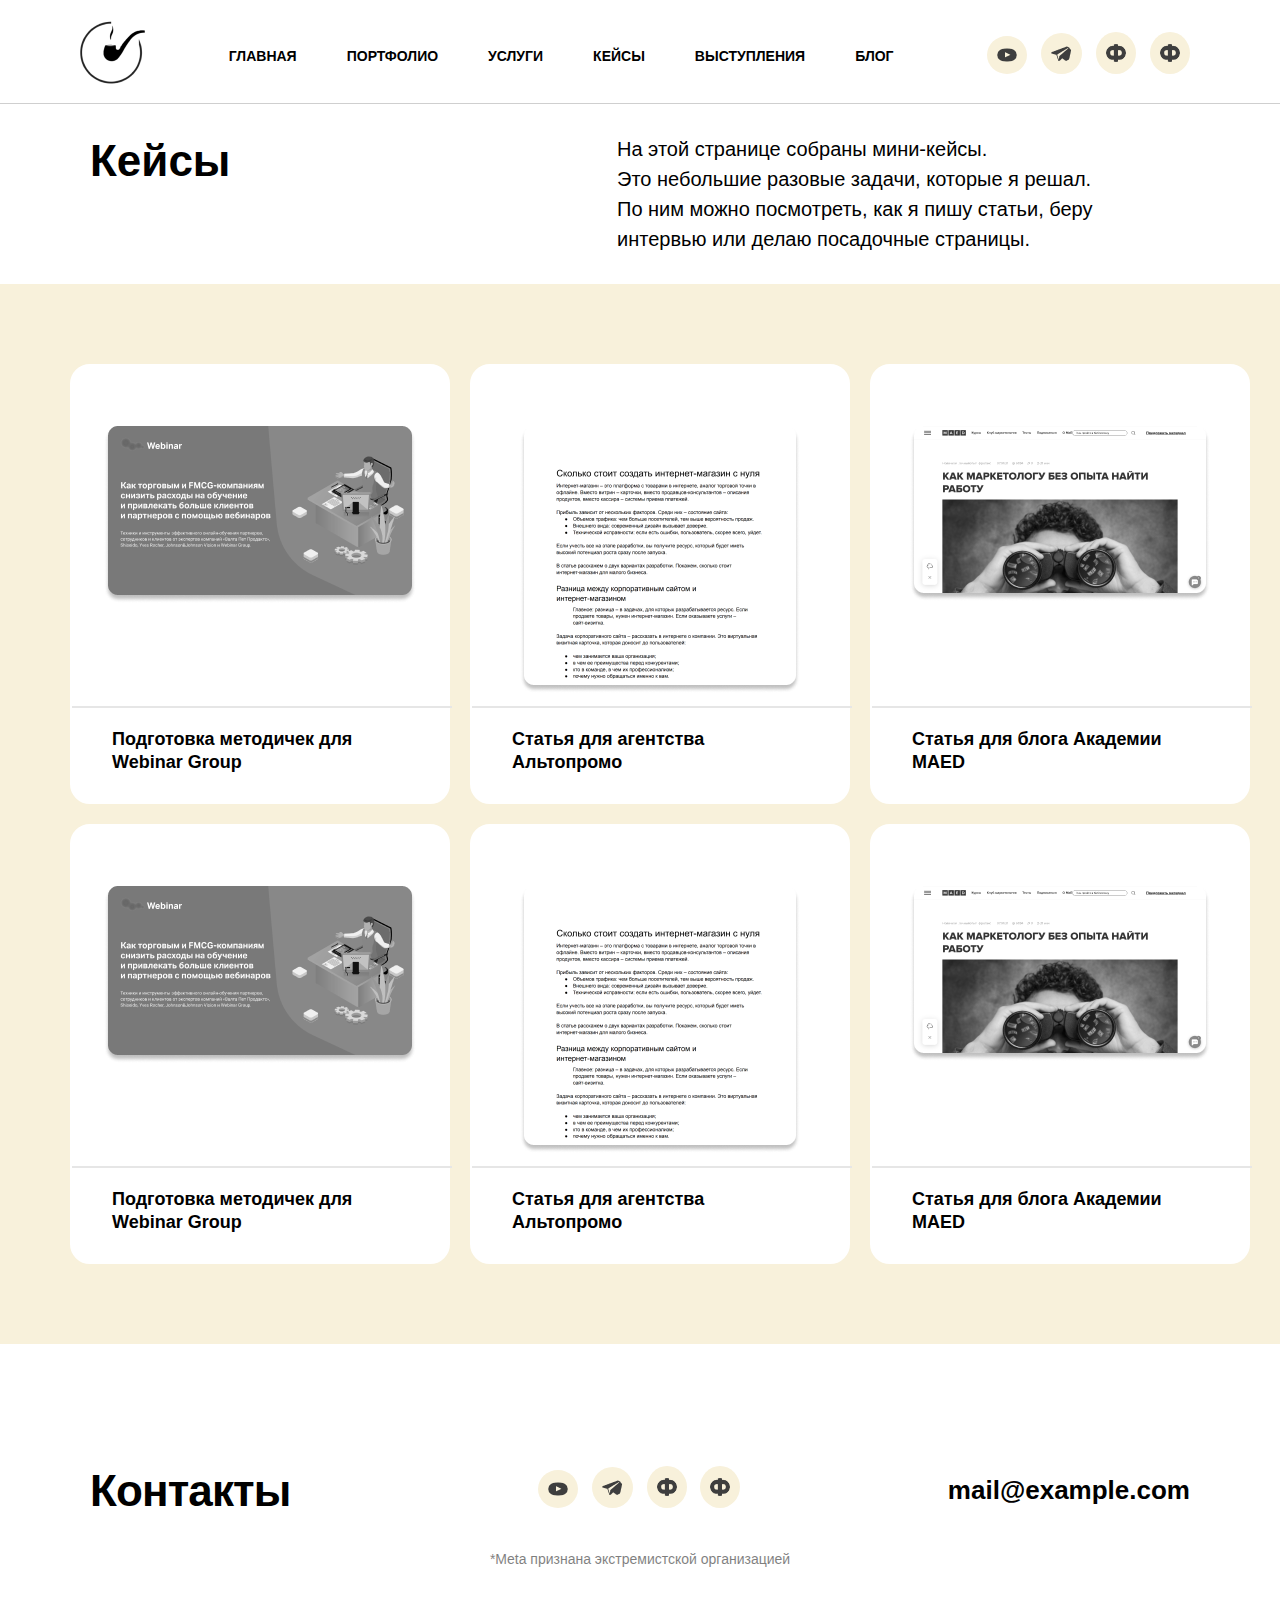
<file: index_case.html>
<!DOCTYPE html>
<html lang="en">
<head>
	<meta charset="UTF-8">
	<meta name="viewport" content="width=device-width, initial-scale=1.0">
	<link rel="stylesheet" href="css/style_port.css">
	<title>Denis Davydov KM</title>
</head>
<body>
	
	<header class="header_main">
		<div class="container1">
			<div class="header_main_block">
				<div class="header_main_block_logo">
					<a class="header_main_block_logo_link" href="index.html">
						<img src="img/logo.png" alt="">
					</a>
				</div>
				<div class="header_main_block_menu">
					<div class="header_main_block_menu_item">
						<a href="index.html" class="link">ГЛАВНАЯ</a>
					</div>
					<div class="header_main_block_menu_item">
						<a href="index_port.html" class="link">ПОРТФОЛИО</a>
					</div>
					<div class="header_main_block_menu_item">
						<a href="index_serv.html" class="link">УСЛУГИ</a>
					</div>
					<div class="header_main_block_menu_item">
						<a href="" class="link">КЕЙСЫ</a>
					</div>
					<div class="header_main_block_menu_item">
						<a href="index_perf.html" class="link">ВЫСТУПЛЕНИЯ</a>
					</div>
					<div class="header_main_block_menu_item">
						<a href="index_blog.html" class="link">БЛОГ</a>
					</div>
				</div>
				<div class="header_main_block_social">
					<div class="header_main_block_social_img">
						<a href="" class="header_main_block_social_img_link">
							<img src="img/youtube.png" alt="">
						</a>
						<a href="" class="header_main_block_social_img_link">
							<img src="img/telegramm.png" alt="">
						</a>
						<a href="" class="header_main_block_social_img_link">
							<img src="img/f.png" alt="">
						</a>
						<a href="" class="header_main_block_social_img_link">
							<img src="img/f.png" alt="">
						</a>
					</div>
				</div>
			</div>
		</div>
	</header>


	<section class="port_main_section">
		<div class="container2">
			<div class="port_main">
				<div class="port_main_title">
					<span>Кейсы</span>
				</div>
				<div class="port_main_txt">
					На этой странице собраны мини-кейсы.</br>Это небольшие разовые задачи, которые я решал.</br>По ним можно посмотреть, как я пишу статьи, беру интервью или делаю посадочные страницы.
				</div>
			</div>
		</div>
	</section>

	<section class="port_cards_section">
		<div class="container">
			<div class="port_cards_section_block">
				<article class="cards_block_article">
					<div class="cards_block_pic">
						<a href="#"><img src="img/pic1.png" alt=""></a>
					</div>
					<div class="cards_block_line">
						<div class="line"></div>
					</div>
					<a class="cards_block_txt_in" href="index_case_in.html">
						<div class="cards_block_txt">
							<span>Подготовка методичек для Webinar Group</span>
						</div>
					</a>
				</article>
			
				<article class="cards_block_article">
					<div class="cards_block_pic">
						<a href="#"><img src="img/pic2.png" alt=""></a>
					</div>
					<div class="cards_block_line">
						<div class="line"></div>
					</div>
					<div class="cards_block_txt">
						<span>Статья для агентства Альтопромо</span>
					</div>
				</article>
				<article class="cards_block_article">
					<div class="cards_block_pic">
						<a href="#"><img src="img/pic3.png" alt=""></a>
					</div>
					<div class="cards_block_line">
						<div class="line"></div>
					</div>
					<div class="cards_block_txt">
						<span>Статья для блога Академии MAED</span>
					</div>
				</article>
			</div> 
			<div class="port_cards_section_block">
				<article class="cards_block_article">
					<div class="cards_block_pic">
						<a href="#"><img src="img/pic1.png" alt=""></a>
					</div>
					<div class="cards_block_line">
						<div class="line"></div>
					</div>
					<div class="cards_block_txt">
						<span>Подготовка методичек для Webinar Group</span>
					</div>
				</article>
				<article class="cards_block_article">
					<div class="cards_block_pic">
						<a href="#"><img src="img/pic2.png" alt=""></a>
					</div>
					<div class="cards_block_line">
						<div class="line"></div>
					</div>
					<div class="cards_block_txt">
						<span>Статья для агентства Альтопромо</span>
					</div>
				</article>
				<article class="cards_block_article">
					<div class="cards_block_pic">
						<a href="#"><img src="img/pic3.png" alt=""></a>
					</div>
					<div class="cards_block_line">
						<div class="line"></div>
					</div>
					<div class="cards_block_txt">
						<span>Статья для блога Академии MAED</span>
					</div>
				</article>
			</div>
		</div>
	</section>


	 <section class="footer">
 		<div class="container1">
 			<div class="footer_block">

 				<div class="footer_block_item">
 					<h1 class="title">Контакты</h1>
 				</div>
 				<div class="footer_block_item">
 					<div class="footer_block_item_links">
 						<a class="f_link" href="#">
 							<img src="img/youtube.png" alt="">
 						</a>
 						<a class="f_link" href="#">
 							<img src="img/telegramm.png" alt="">
 						</a>
 						<a class="f_link" href="#">
 							<img src="img/f.png" alt="">
 						</a>
 						<a class="f_link" href="#">
 							<img src="img/f.png" alt="">
 						</a>
 					</div>
 				</div>
 				<div class="footer_block_item">
 					<div class="footer_block_item_mail">
 						<a class="mail" href="#">mail@example.com</a>
 					</div>
 				</div>
 			</div>
 			 <p class="meta">*Meta признана экстремистской организацией</p>
 		</div>
 	</section>



</body>
</html>
</file>
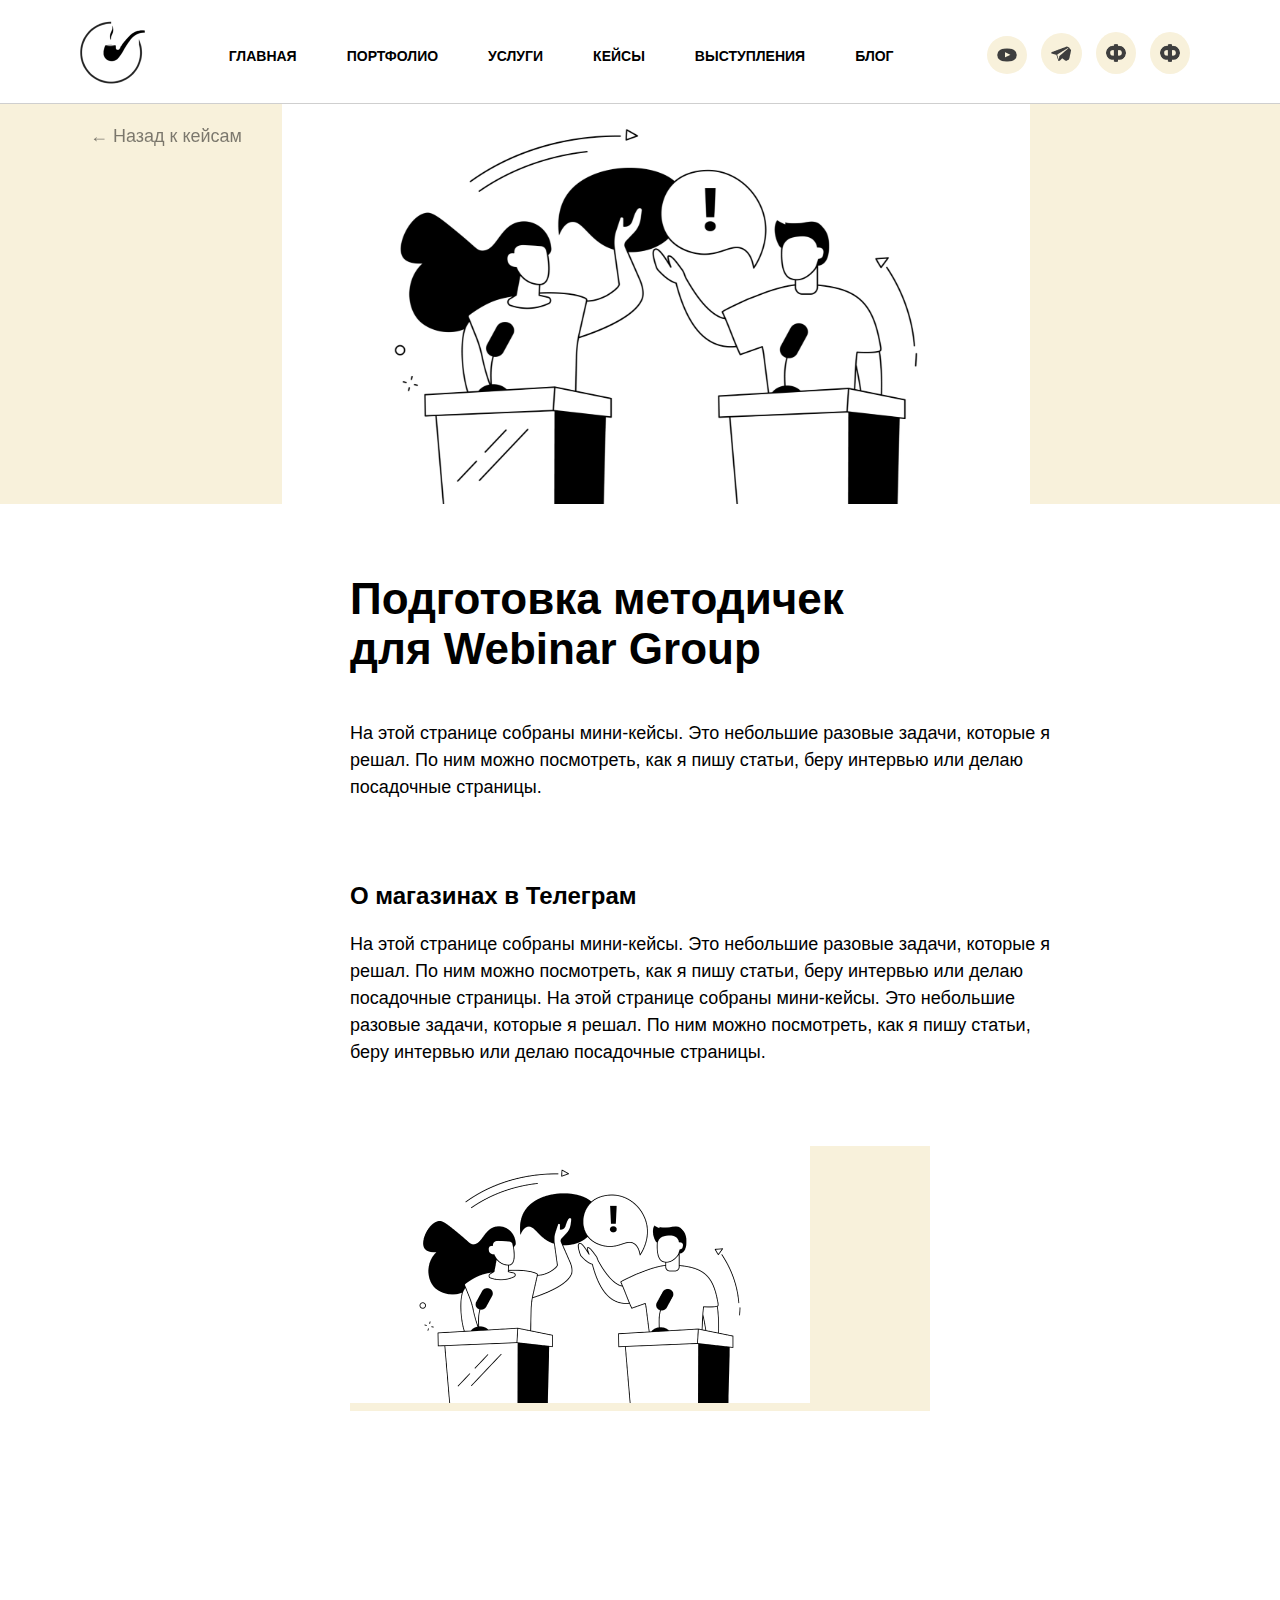
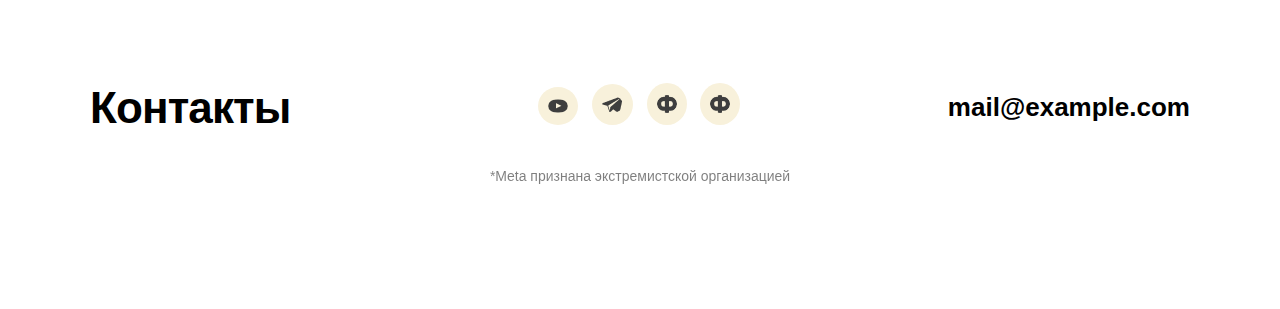
<file: index_case_in.html>
<!DOCTYPE html>
<html lang="en">
<head>
	<meta charset="UTF-8">
	<meta name="viewport" content="width=device-width, initial-scale=1.0">
	<link rel="stylesheet" href="css/style_case_in.css">
	<title>Denis Davydov KM</title>
</head>
<body>
	
	<header class="header_main">
		<div class="container1">
			<div class="header_main_block">
				<div class="header_main_block_logo">
					<a class="header_main_block_logo_link" href="index.html">
						<img src="img/logo.png" alt="">
					</a>
				</div>
				<div class="header_main_block_menu">
					<div class="header_main_block_menu_item">
						<a href="index.html" class="link">ГЛАВНАЯ</a>
					</div>
					<div class="header_main_block_menu_item">
						<a href="index_port.html" class="link">ПОРТФОЛИО</a>
					</div>
					<div class="header_main_block_menu_item">
						<a href="index_serv.html" class="link">УСЛУГИ</a>
					</div>
					<div class="header_main_block_menu_item">
						<a href="index_case.html" class="link">КЕЙСЫ</a>
					</div>
					<div class="header_main_block_menu_item">
						<a href="index_perf.html" class="link">ВЫСТУПЛЕНИЯ</a>
					</div>
					<div class="header_main_block_menu_item">
						<a href="index_blog.html" class="link">БЛОГ</a>
					</div>
				</div>
				<div class="header_main_block_social">
					<div class="header_main_block_social_img">
						<a href="" class="header_main_block_social_img_link">
							<img src="img/youtube.png" alt="">
						</a>
						<a href="" class="header_main_block_social_img_link">
							<img src="img/telegramm.png" alt="">
						</a>
						<a href="" class="header_main_block_social_img_link">
							<img src="img/f.png" alt="">
						</a>
						<a href="" class="header_main_block_social_img_link">
							<img src="img/f.png" alt="">
						</a>
					</div>
				</div>
			</div>
		</div>
	</header>

	<section class="case_main_pic">
		<div class="container_">
			<div class="case_main_pic_in">
				<div class="case_main_pic_item">
					<a class="case_phrase" href="index_case.html">
						<span class="phrase">← Назад к кейсам</span>
					</a>
				</div>
				<div class="case_main_pic_item1">
					<img class="case_main_img" src="img/case_pic2.svg" alt="">
				</div>
			</div>
		</div>
	</section>

	<section class="case_methods">
		<div class="container">
			<div class="case_methods_item">
				<h1 class="methods_title">Подготовка методичек для Webinar Group</h1>	
				<span class="methods_txt">На этой странице собраны мини-кейсы. Это небольшие разовые задачи, которые я решал. По ним можно посмотреть, как я пишу статьи, беру интервью или делаю посадочные страницы.</span>
			</div>
			<div class="case_methods_item">
				<h3 class="tlgrm_title">О магазинах в Телеграм</h3>
				<span class="tlgrm_txt">На этой странице собраны мини-кейсы. Это небольшие разовые задачи, которые я решал. По ним можно посмотреть, как я пишу статьи, беру интервью или делаю посадочные страницы. На этой странице собраны мини-кейсы. Это небольшие разовые задачи, которые я решал. По ним можно посмотреть, как я пишу статьи, беру интервью или делаю посадочные страницы.</span>
			</div>
			<div class="case_methods_item2">
				<img class="metods_picture" src="img/bwink.png" alt="">
			</div>
			<div class="case_methods_item">	 
			</div>
			<div class="case_methods_item">
			</div>
			<div class="case_methods_item">		 
			</div>
		</div>
	</section>













	<section class="footer">
 		<div class="container1">
 			<div class="footer_block">

 				<div class="footer_block_item">
 					<h1 class="title">Контакты</h1>
 				</div>
 				<div class="footer_block_item">
 					<div class="footer_block_item_links">
 						<a class="f_link" href="#">
 							<img src="img/youtube.png" alt="">
 						</a>
 						<a class="f_link" href="#">
 							<img src="img/telegramm.png" alt="">
 						</a>
 						<a class="f_link" href="#">
 							<img src="img/f.png" alt="">
 						</a>
 						<a class="f_link" href="#">
 							<img src="img/f.png" alt="">
 						</a>
 					</div>
 				</div>
 				<div class="footer_block_item">
 					<div class="footer_block_item_mail">
 						<a class="mail" href="#">mail@example.com</a>
 					</div>
 				</div>
 			</div>
 			 <p class="meta">*Meta признана экстремистской организацией</p>
 		</div>
 	</section>


</body>
</html>
</file>
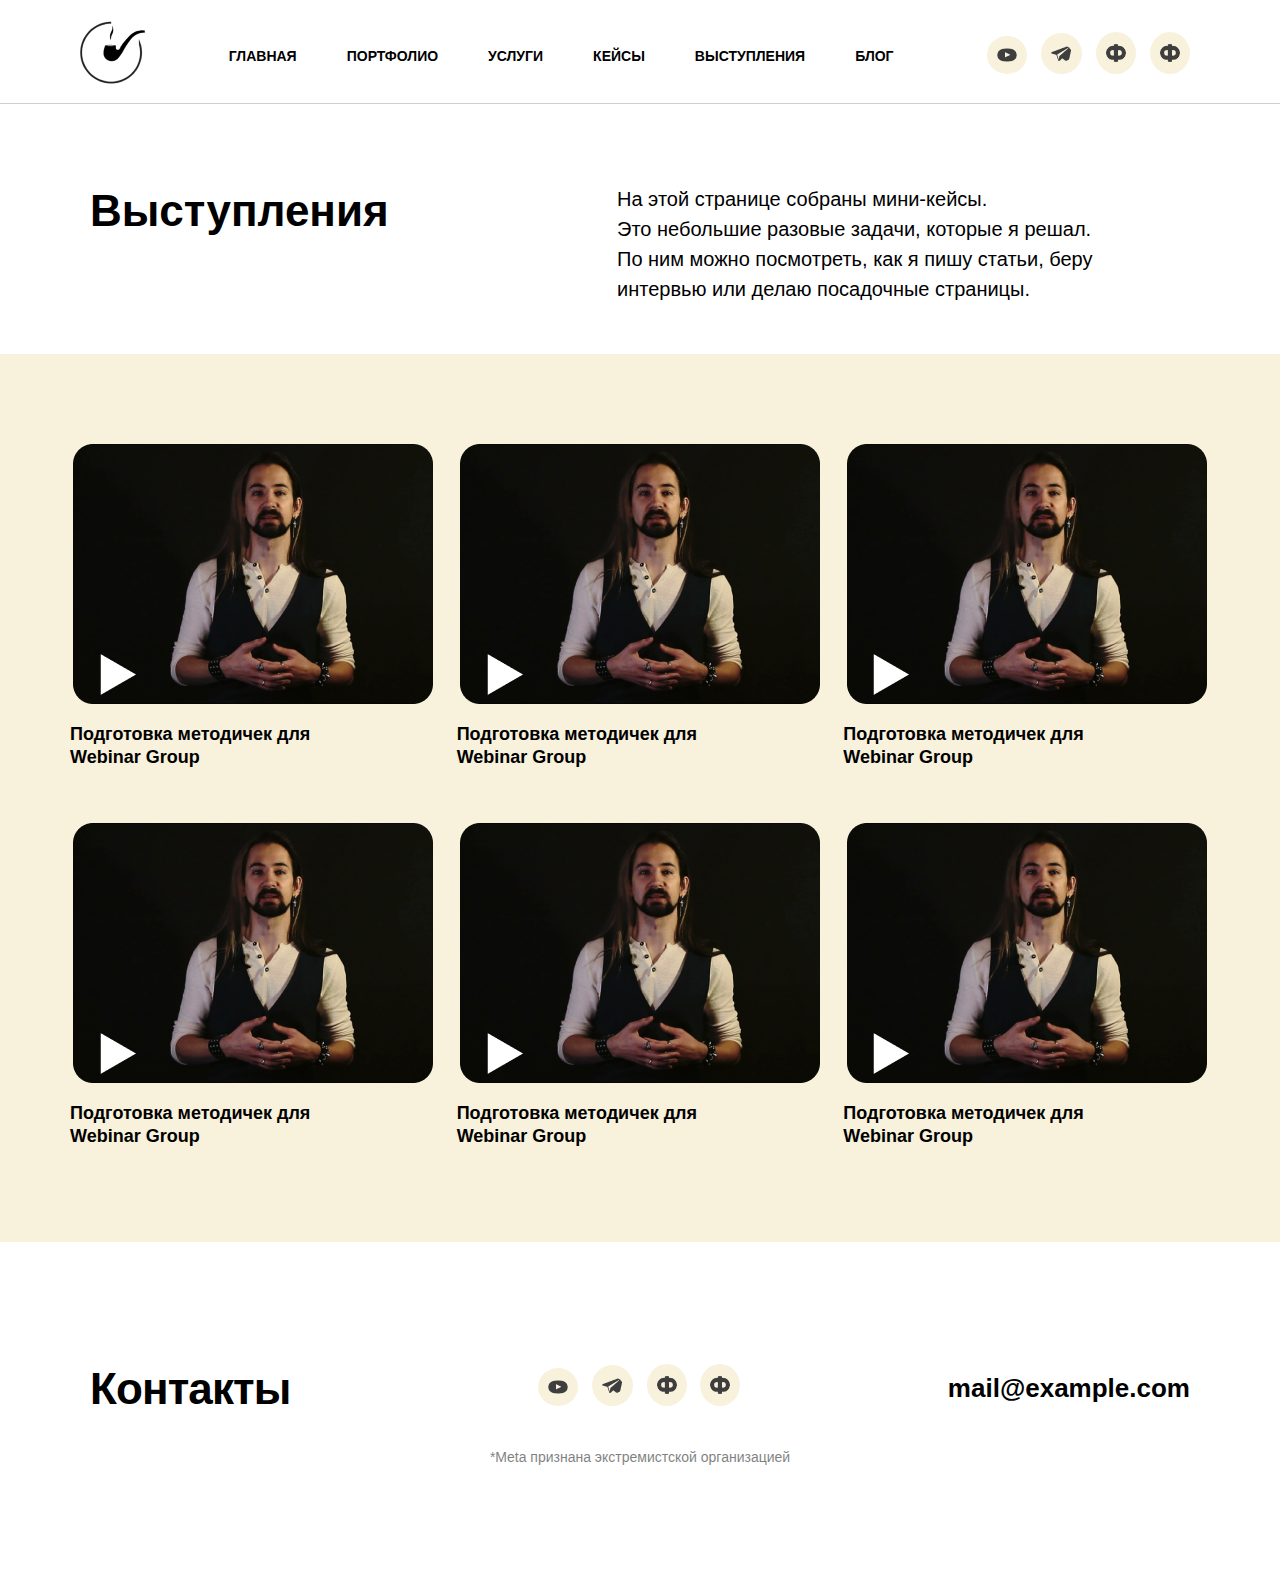
<file: index_perf.html>
<!DOCTYPE html>
<html lang="en">
<head>
	<meta charset="UTF-8">
	<meta name="viewport" content="width=device-width, initial-scale=1.0">
	<link rel="stylesheet" href="css/style_perf.css">
	<title>Denis Davydov KM</title>
</head>
<body>
	
	<header class="header_main">
		<div class="container1">
			<div class="header_main_block">
				<div class="header_main_block_logo">
					<a class="header_main_block_logo_link" href="index.html">
						<img src="img/logo.png" alt="">
					</a>
				</div>
				<div class="header_main_block_menu">
					<div class="header_main_block_menu_item">
						<a href="index.html" class="link">ГЛАВНАЯ</a>
					</div>
					<div class="header_main_block_menu_item">
						<a href="index_port.html" class="link">ПОРТФОЛИО</a>
					</div>
					<div class="header_main_block_menu_item">
						<a href="index_serv.html" class="link">УСЛУГИ</a>
					</div>
					<div class="header_main_block_menu_item">
						<a href="index_case.html" class="link">КЕЙСЫ</a>
					</div>
					<div class="header_main_block_menu_item">
						<a href="" class="link">ВЫСТУПЛЕНИЯ</a>
					</div>
					<div class="header_main_block_menu_item">
						<a href="index_blog.html" class="link">БЛОГ</a>
					</div>
				</div>
				<div class="header_main_block_social">
					<div class="header_main_block_social_img">
						<a href="" class="header_main_block_social_img_link">
							<img src="img/youtube.png" alt="">
						</a>
						<a href="" class="header_main_block_social_img_link">
							<img src="img/telegramm.png" alt="">
						</a>
						<a href="" class="header_main_block_social_img_link">
							<img src="img/f.png" alt="">
						</a>
						<a href="" class="header_main_block_social_img_link">
							<img src="img/f.png" alt="">
						</a>
					</div>
				</div>
			</div>
		</div>
	</header>


	<section class="port_main_section">
		<div class="container">
			<div class="port_main">
				<div class="port_main_title">
					<span>Выступления</span>
				</div>
				<div class="port_main_txt">
					На этой странице собраны мини-кейсы.</br>Это небольшие разовые задачи, которые я решал.</br>По ним можно посмотреть, как я пишу статьи, беру интервью или делаю посадочные страницы.
				</div>
			</div>
		</div>
	</section>

	<section class="port_cards_section">
		<div class="container">
			<div class="port_cards_section_block">
				<article class="cards_block_article">
					<div class="cards_block_pic">
						<a href="index_perf_in.html"><img src="img/perf.png" alt=""></a>
					</div>
					<div class="play">
						<img class="play_link" src="img/play.png" alt="">
					</div>
					<div class="cards_block_txt">
						<span>Подготовка методичек для Webinar Group</span>
					</div>
				</article>
				<article class="cards_block_article">
					<div class="cards_block_pic">
						<a href="index_perf_in.html"><img src="img/perf.png" alt=""></a>
					</div>
					<div class="play">
						<img class="play_link" src="img/play.png" alt="">
					</div>
					<div class="cards_block_txt">
						<span>Подготовка методичек для Webinar Group</span>
					</div>
				</article>
				<article class="cards_block_article">
					<div class="cards_block_pic">
						<a href="index_perf_in.html"><img src="img/perf.png" alt=""></a>
					</div>
					<div class="play">
						<img class="play_link" src="img/play.png" alt="">
					</div>
					<div class="cards_block_txt">
						<span>Подготовка методичек для Webinar Group</span>
					</div>
				</article>
			</div> 
			<div class="port_cards_section_block">
				<article class="cards_block_article">
					<div class="cards_block_pic">
						<a href="index_perf_in.html"><img src="img/perf.png" alt=""></a>
					</div>
					<div class="play">
						<img class="play_link" src="img/play.png" alt="">
					</div>
					<div class="cards_block_txt">
						<span>Подготовка методичек для Webinar Group</span>
					</div>
				</article>
				<article class="cards_block_article">
					<div class="cards_block_pic">
						<a href="index_perf_in.html"><img src="img/perf.png" alt=""></a>
					</div>
					<div class="play">
						<img class="play_link" src="img/play.png" alt="">
					</div>
					<div class="cards_block_txt">
						<span>Подготовка методичек для Webinar Group</span>
					</div>
				</article>
				<article class="cards_block_article">
					<div class="cards_block_pic">
						<a href="index_perf_in.html"><img src="img/perf.png" alt=""></a>
					</div>
					<div class="play">
						<img class="play_link" src="img/play.png" alt="">
					</div>
					<div class="cards_block_txt">
						<span>Подготовка методичек для Webinar Group</span>
					</div>
				</article>
			</div>
		</div>
	</section>


	 <section class="footer">
 		<div class="container1">
 			<div class="footer_block">

 				<div class="footer_block_item">
 					<h1 class="title">Контакты</h1>
 				</div>
 				<div class="footer_block_item">
 					<div class="footer_block_item_links">
 						<a class="f_link" href="#">
 							<img src="img/youtube.png" alt="">
 						</a>
 						<a class="f_link" href="#">
 							<img src="img/telegramm.png" alt="">
 						</a>
 						<a class="f_link" href="#">
 							<img src="img/f.png" alt="">
 						</a>
 						<a class="f_link" href="#">
 							<img src="img/f.png" alt="">
 						</a>
 					</div>
 				</div>
 				<div class="footer_block_item">
 					<div class="footer_block_item_mail">
 						<a class="mail" href="#">mail@example.com</a>
 					</div>
 				</div>
 			</div>
 			 <p class="meta">*Meta признана экстремистской организацией</p>
 		</div>
 	</section>



</body>
</html>
</file>
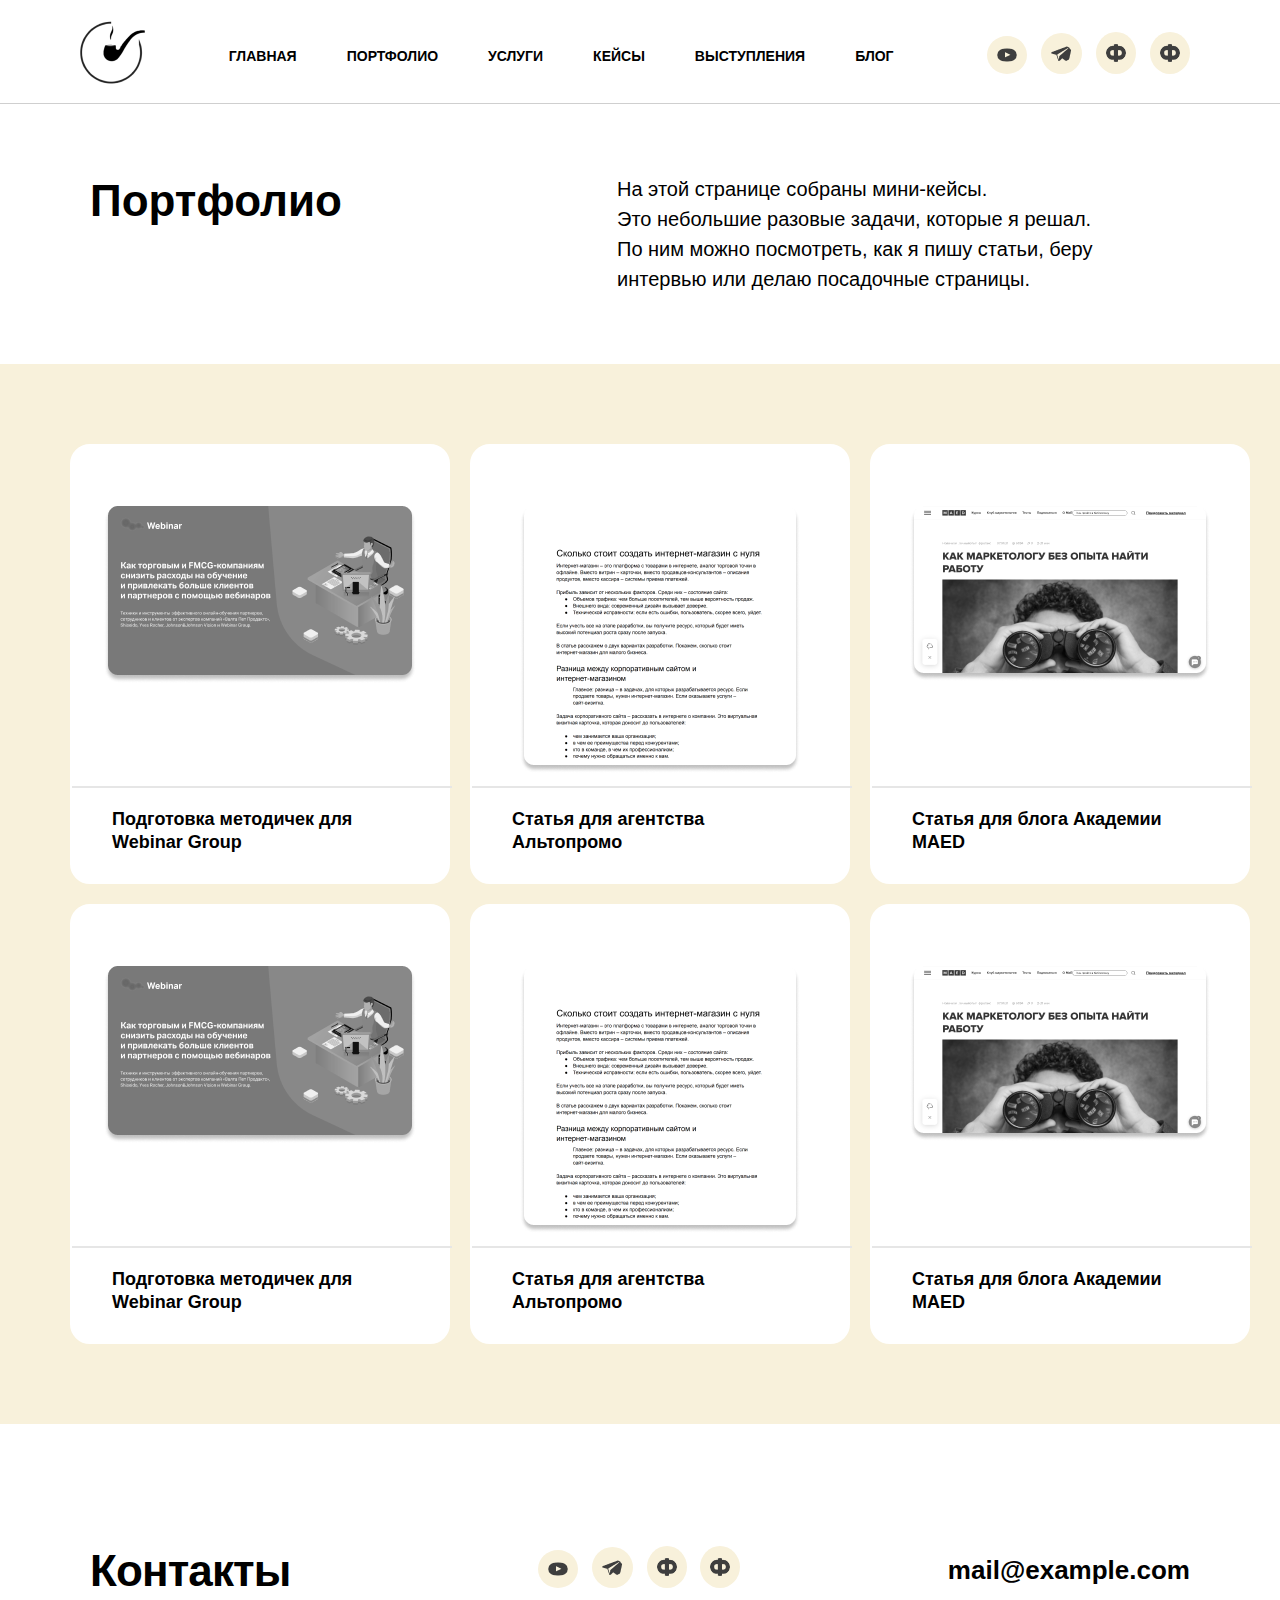
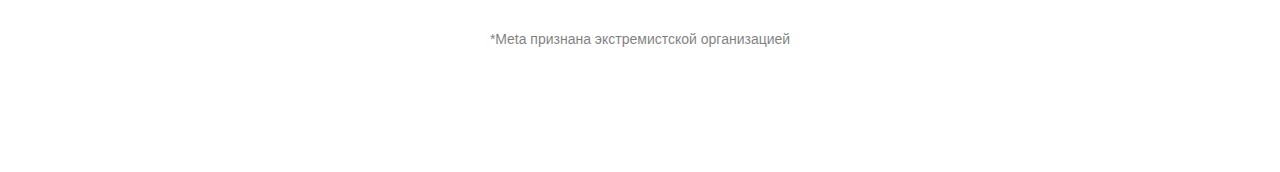
<file: index_port.html>
<!DOCTYPE html>
<html lang="en">
<head>
	<meta charset="UTF-8">
	<meta name="viewport" content="width=device-width, initial-scale=1.0">
	<link rel="stylesheet" href="css/style_port.css">
	<title>Denis Davydov KM</title>
</head>
<body>
	
	<header class="header_main">
		<div class="container1">
			<div class="header_main_block">
				<div class="header_main_block_logo">
					<a class="header_main_block_logo_link" href="index.html">
						<img src="img/logo.png" alt="">
					</a>
				</div>
				<div class="header_main_block_menu">
					<div class="header_main_block_menu_item">
						<a href="index.html" class="link">ГЛАВНАЯ</a>
					</div>
					<div class="header_main_block_menu_item">
						<a href="" class="link">ПОРТФОЛИО</a>
					</div>
					<div class="header_main_block_menu_item">
						<a href="index_serv.html" class="link">УСЛУГИ</a>
					</div>
					<div class="header_main_block_menu_item">
						<a href="index_case.html" class="link">КЕЙСЫ</a>
					</div>
					<div class="header_main_block_menu_item">
						<a href="index_perf.html" class="link">ВЫСТУПЛЕНИЯ</a>
					</div>
					<div class="header_main_block_menu_item">
						<a href="index_blog.html" class="link">БЛОГ</a>
					</div>
				</div>
				<div class="header_main_block_social">
					<div class="header_main_block_social_img">
						<a href="" class="header_main_block_social_img_link">
							<img src="img/youtube.png" alt="">
						</a>
						<a href="" class="header_main_block_social_img_link">
							<img src="img/telegramm.png" alt="">
						</a>
						<a href="" class="header_main_block_social_img_link">
							<img src="img/f.png" alt="">
						</a>
						<a href="" class="header_main_block_social_img_link">
							<img src="img/f.png" alt="">
						</a>
					</div>
				</div>
			</div>
		</div>
	</header>


	<section class="port_main_section">
		<div class="container">
			<div class="port_main">
				<div class="port_main_title">
					<span>Портфолио</span>
				</div>
				<div class="port_main_txt">
					На этой странице собраны мини-кейсы.</br>Это небольшие разовые задачи, которые я решал.</br>По ним можно посмотреть, как я пишу статьи, беру интервью или делаю посадочные страницы.
				</div>
			</div>
		</div>
	</section>

	<section class="port_cards_section">
		<div class="container">
			<div class="port_cards_section_block">
				<article class="cards_block_article">
					<div class="cards_block_pic">
						<a href="#"><img src="img/pic1.png" alt=""></a>
					</div>
					<div class="cards_block_line">
						<div class="line"></div>
					</div>
					<div class="cards_block_txt">
						<span>Подготовка методичек для Webinar Group</span>
					</div>
				</article>
				<article class="cards_block_article">
					<div class="cards_block_pic">
						<a href="#"><img src="img/pic2.png" alt=""></a>
					</div>
					<div class="cards_block_line">
						<div class="line"></div>
					</div>
					<div class="cards_block_txt">
						<span>Статья для агентства Альтопромо</span>
					</div>
				</article>
				<article class="cards_block_article">
					<div class="cards_block_pic">
						<a href="#"><img src="img/pic3.png" alt=""></a>
					</div>
					<div class="cards_block_line">
						<div class="line"></div>
					</div>
					<div class="cards_block_txt">
						<span>Статья для блога Академии MAED</span>
					</div>
				</article>
			</div> 
			<div class="port_cards_section_block">
				<article class="cards_block_article">
					<div class="cards_block_pic">
						<a href="#"><img src="img/pic1.png" alt=""></a>
					</div>
					<div class="cards_block_line">
						<div class="line"></div>
					</div>
					<div class="cards_block_txt">
						<span>Подготовка методичек для Webinar Group</span>
					</div>
				</article>
				<article class="cards_block_article">
					<div class="cards_block_pic">
						<a href="#"><img src="img/pic2.png" alt=""></a>
					</div>
					<div class="cards_block_line">
						<div class="line"></div>
					</div>
					<div class="cards_block_txt">
						<span>Статья для агентства Альтопромо</span>
					</div>
				</article>
				<article class="cards_block_article">
					<div class="cards_block_pic">
						<a href="#"><img src="img/pic3.png" alt=""></a>
					</div>
					<div class="cards_block_line">
						<div class="line"></div>
					</div>
					<div class="cards_block_txt">
						<span>Статья для блога Академии MAED</span>
					</div>
				</article>
			</div>
		</div>
	</section>


	 	<section class="footer">
 		<div class="container1">
 			<div class="footer_block">

 				<div class="footer_block_item">
 					<h1 class="title">Контакты</h1>
 				</div>
 				<div class="footer_block_item">
 					<div class="footer_block_item_links">
 						<a class="f_link" href="#">
 							<img src="img/youtube.png" alt="">
 						</a>
 						<a class="f_link" href="#">
 							<img src="img/telegramm.png" alt="">
 						</a>
 						<a class="f_link" href="#">
 							<img src="img/f.png" alt="">
 						</a>
 						<a class="f_link" href="#">
 							<img src="img/f.png" alt="">
 						</a>
 					</div>
 				</div>
 				<div class="footer_block_item">
 					<div class="footer_block_item_mail">
 						<a class="mail" href="#">mail@example.com</a>
 					</div>
 				</div>
 			</div>
 			 <p class="meta">*Meta признана экстремистской организацией</p>
 		</div>
 	</section>



</body>
</html>
</file>
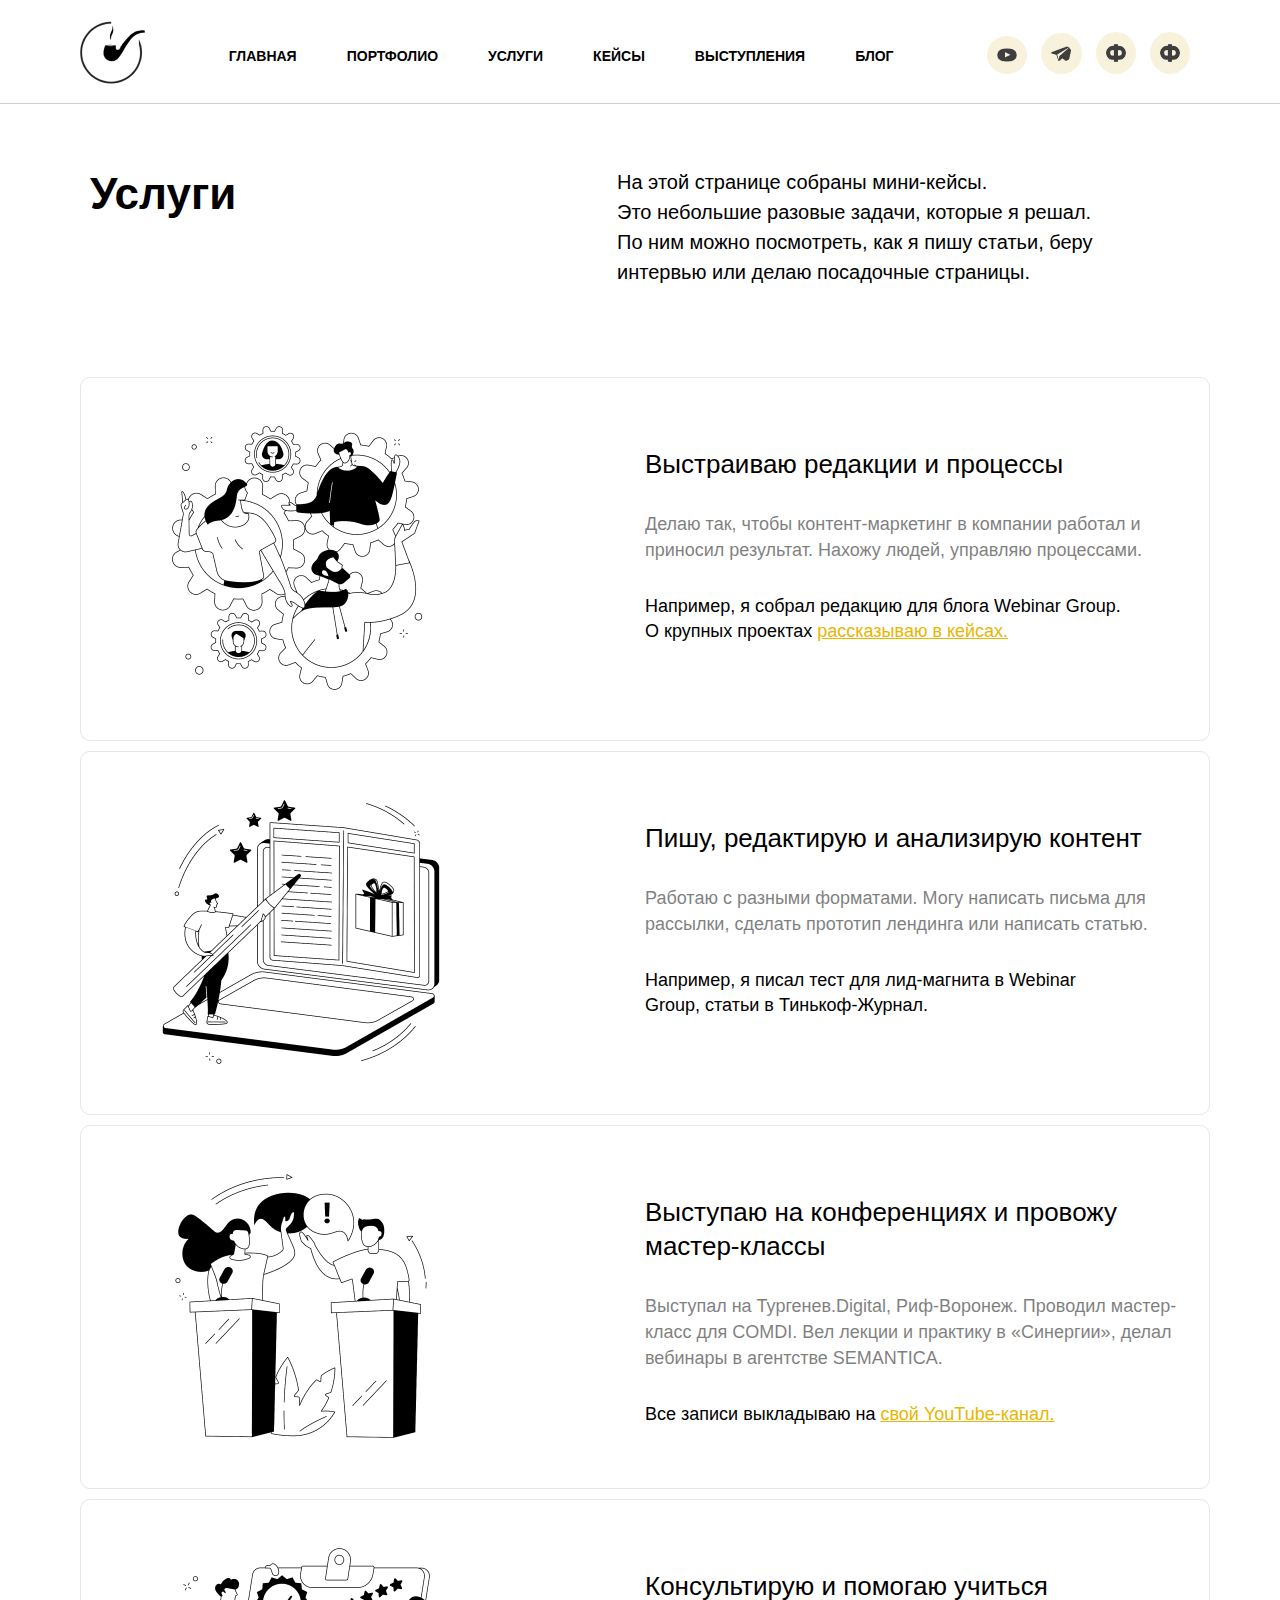
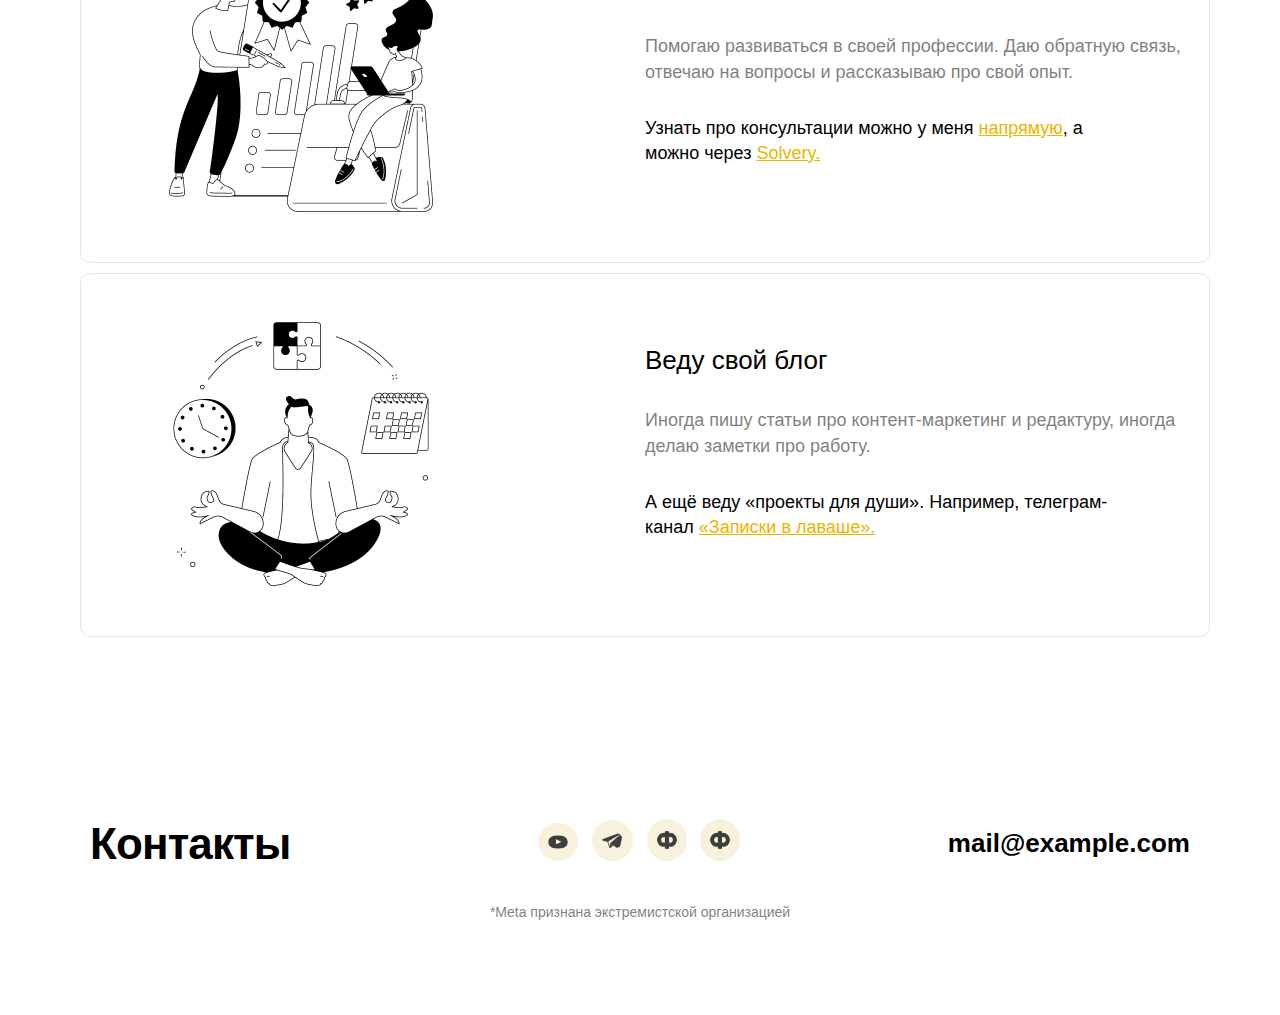
<file: index_serv.html>
<!DOCTYPE html>
<html lang="en">
<head>
	<meta charset="UTF-8">
	<meta name="viewport" content="width=device-width, initial-scale=1.0">
	<link rel="stylesheet" href="css/style_serv.css">
	<title>Denis Davydov KM</title>
</head>
<body>
	
	<header class="header_main">
		<div class="container1">
			<div class="header_main_block">
				<div class="header_main_block_logo">
					<a class="header_main_block_logo_link" href="index.html">
						<img src="img/logo.png" alt="">
					</a>
				</div>
				<div class="header_main_block_menu">
					<div class="header_main_block_menu_item">
						<a href="index.html" class="link">ГЛАВНАЯ</a>
					</div>
					<div class="header_main_block_menu_item">
						<a href="index_port.html" class="link">ПОРТФОЛИО</a>
					</div>
					<div class="header_main_block_menu_item">
						<a href="" class="link">УСЛУГИ</a>
					</div>
					<div class="header_main_block_menu_item">
						<a href="index_case.html" class="link">КЕЙСЫ</a>
					</div>
					<div class="header_main_block_menu_item">
						<a href="index_perf.html" class="link">ВЫСТУПЛЕНИЯ</a>
					</div>
					<div class="header_main_block_menu_item">
						<a href="index_blog.html" class="link">БЛОГ</a>
					</div>
				</div>
				<div class="header_main_block_social">
					<div class="header_main_block_social_img">
						<a href="" class="header_main_block_social_img_link">
							<img src="img/youtube.png" alt="">
						</a>
						<a href="" class="header_main_block_social_img_link">
							<img src="img/telegramm.png" alt="">
						</a>
						<a href="" class="header_main_block_social_img_link">
							<img src="img/f.png" alt="">
						</a>
						<a href="" class="header_main_block_social_img_link">
							<img src="img/f.png" alt="">
						</a>
					</div>
				</div>
			</div>
		</div>
	</header>


	<section class="port_main_section">
		<div class="container2">
			<div class="port_main">
				<div class="port_main_title">
					<span>Услуги</span>
				</div>
				<div class="port_main_txt">
					На этой странице собраны мини-кейсы.</br>Это небольшие разовые задачи, которые я решал.</br>По ним можно посмотреть, как я пишу статьи, беру интервью или делаю посадочные страницы.
				</div>
			</div>
		</div>
	</section>


	<section class="work_list_block">
		<div class="container2">
			<div class="work_list_block_items">
				<div class="work_list_block_items_item">
					<div class="work_list_block_item_pic">
						<img src="img/work1.png" alt="">
					</div>
					<div class="work_list_block_item_txt">
						<h1 class="heading">Выстраиваю редакции и процессы</h1>
						<span class="work_list_block_item_txt_descript">Делаю так, чтобы контент-маркетинг в компании работал и приносил результат. Нахожу людей, управляю процессами. </span>
						<p class="examples">Например, я собрал редакцию для блога Webinar Group. О крупных проектах <a href="index_case.html" class="examples_link">рассказываю в кейсах.</a></p>
					</div>
				</div>

				<div class="work_list_block_items_item">
					<div class="work_list_block_item_pic">
						<img src="img/work2.png" alt="">
					</div>
					<div class="work_list_block_item_txt">
						<h1 class="heading">Пишу, редактирую и анализирую контент</h1>
						<span class="work_list_block_item_txt_descript">Работаю с разными форматами. Могу написать письма для рассылки, сделать прототип лендинга или написать статью.</span>
						<p class="examples">Например, я писал тест для лид-магнита в Webinar Group, статьи в Тинькоф-Журнал.</p>
					</div>
				</div>

				<div class="work_list_block_items_item">
					<div class="work_list_block_item_pic">
						<img src="img/work3.png" alt="">
					</div>
					<div class="work_list_block_item_txt">
						<h1 class="heading">Выступаю на конференциях  и провожу мастер-классы</h1>
						<span class="work_list_block_item_txt_descript">Выступал на Тургенев.Digital, Риф-Воронеж. Проводил мастер-класс для COMDI. Вел лекции и практику в «Синергии», делал вебинары в агентстве SEMANTICA.</span>
						<p class="examples">Все записи выкладываю на <a href="https://www.youtube.com/@FreudMethod" target="_blank" class="examples_link">свой YouTube-канал.</a> </p>
					</div>
				</div>

				<div class="work_list_block_items_item">
					<div class="work_list_block_item_pic">
						<img src="img/work4.png" alt="">
					</div>
					<div class="work_list_block_item_txt">
						<h1 class="heading">Консультирую и помогаю учиться</h1>
						<span class="work_list_block_item_txt_descript">Помогаю развиваться в своей профессии. Даю обратную связь, отвечаю на вопросы и рассказываю про свой опыт.</span>
						<p class="examples">Узнать про консультации можно у меня <a  href="https://t.me/freud_cat" class="examples_link">напрямую</a>, а можно через <a href="https://solvery.io/ru/mentor/9396" target="_blank" class="examples_link">Solvery.</a></sp>
					</div>
				</div>

				<div class="work_list_block_items_item">
					<div class="work_list_block_item_pic">
						<img src="img/work5.png" alt="">
					</div>
					<div class="work_list_block_item_txt">
						<h1 class="heading">Веду свой блог</h1>
						<span class="work_list_block_item_txt_descript">Иногда пишу статьи про контент-маркетинг и редактуру, иногда делаю заметки про работу. </span>
						<p class="examples">А ещё веду «проекты для души». Например, телеграм-канал <a href="https://t.me/lava_sh" target="_blank" class="examples_link">«Записки в лаваше».</a></p>
					</div>
				</div>

			</div>
		</div>
	</section>


 	<section class="footer">
 		<div class="container1">
 			<div class="footer_block">

 				<div class="footer_block_item">
 					<h1 class="title">Контакты</h1>
 				</div>
 				<div class="footer_block_item">
 					<div class="footer_block_item_links">
 						<a class="f_link" href="#">
 							<img src="img/youtube.png" alt="">
 						</a>
 						<a class="f_link" href="#">
 							<img src="img/telegramm.png" alt="">
 						</a>
 						<a class="f_link" href="#">
 							<img src="img/f.png" alt="">
 						</a>
 						<a class="f_link" href="#">
 							<img src="img/f.png" alt="">
 						</a>
 					</div>
 				</div>
 				<div class="footer_block_item">
 					<div class="footer_block_item_mail">
 						<a class="mail" href="#">mail@example.com</a>
 					</div>
 				</div>
 			</div>
 			 <p class="meta">*Meta признана экстремистской организацией</p>
 		</div>
 	</section>
</file>
<file: css/style_port.css>
/* http://meyerweb.com/eric/tools/css/reset/ 
   v2.0 | 20110126
   License: none (public domain)
*/
*,
*:before,
*:after {
	box-sizing: border-box;
} 

html, body, div, span, applet, object, iframe,
h1, h2, h3, h4, h5, h6, p, blockquote, pre,
a, abbr, acronym, address, big, cite, code,
del, dfn, em, img, ins, kbd, q, s, samp,
small, strike, strong, sub, sup, tt, var,
b, u, i, center,
dl, dt, dd, ol, ul, li,
fieldset, form, label, legend,
table, caption, tbody, tfoot, thead, tr, th, td,
article, aside, canvas, details, embed, 
figure, figcaption, footer, header, hgroup, 
menu, nav, output, ruby, section, summary,
time, mark, audio, video {
	margin: 0;
	padding: 0;
	border: 0;
	font-size: 100%;
	font: inherit;
	vertical-align: baseline;
}
/* HTML5 display-role reset for older browsers */
article, aside, details, figcaption, figure, 
footer, header, hgroup, menu, nav, section {
	display: block;
}

/*main style*/

body {
	font-family: "Raleway", sans-serif;
    font-weight: 400;
	font-size: 14px;
	line-height: 25px;

}

.header_main {
	border-bottom: 1px solid #00000030;
}



.container {
	margin: 0 auto;   
	padding: 70px 0;
    max-width: 1160px;
}

.container1 {
	margin: 0 auto;   
    max-width: 1160px;
}


.container2 {
	margin: 0 auto;   
	padding:  30px 0;
    max-width: 1160px;
}

.header_main_block {
	display: flex;
    justify-content: space-between;
    gap: 20px;
	align-items: center;
    padding: 20px 20px 10px 20px;
}

.header_main_block_menu {
	display: flex;
    justify-content: space-between;
}

.header_main_block_menu_item {
	align-items: center;
	padding: 20px;
}

 
.header_main_block_menu_item a {
    text-decoration: none;
    font-weight: 600;
    color: #000;
}

.link {
	border-bottom: 3px #fff solid;  
	justify-content: center;
    align-items: center;
    padding-bottom: 5px;
    margin-right: 10px;
}


.link:hover {
	border-bottom: 3px #ffd644 solid ;
 
}

.main-social {
	visibility: hidden;
/*	opacity: 0;*/
}

.header_main_block_social_img_link {
	text-decoration: none;
}

.header_main_block_social_img_link img{
	
	border-radius: 100%;
    background-color: #f8f1db;
    padding: 12px 10px;
    opacity: 1; 
    margin-right: 10px;
    transition: transform .2s;
}

.header_main_block_social_img_link img:hover {
	 transform: scale(1.1); 
	 background-color: #E2D8BF;
}


/*port_main*/

.port_main{
	display: flex;
	flex-direction: row;
	max-width: 1160px;
	padding: 0 30px;
	justify-content: space-between;
/*	margin-bottom: 50px;*/
/*	padding-top: 63px;*/
}


.port_main_title {
	font-weight: 600;
	font-size: 44px;
	line-height: 53px;
	color: #000;
}

.port_main_txt {
	font-weight: 400;
	width: 573px;
	font-size: 20px;
	line-height: 30px;
	padding-right: 80px;
}

.port_cards_section {
	background-color: #F8F1DB;

}

.port_cards_section_block {
	display: flex;
/*		height: 460px;*/
	
}


.cards_block_article {
	width: 380px;
	height: 440px;
 	margin: 10px;
	left: 140px;
	top: 918px;
	background: #FFFFFF;
	border: 2px solid white;
	border-radius: 20px;
}

.cards_block_article:hover {
	background: none;
	border: solid 2px #787A6E;
	color: #787A6E;
 }


.cards_block_pic {
	text-align: center;
	align-items: center;
	padding-top: 60px;
 	height: 340px;
}

.line {
	margin-bottom: 20px;
	border: solid 1px #E6E6E6;
   	width: 380px;
}
					
.cards_block_txt {
	height: 100px;
	width: 300px;
	padding-left: 40px;
	font-weight: 600;
	font-size: 18px;
	
	line-height: 130%;
}

.cards_block_txt_in {
	text-decoration: none;
	color: #000;
}

/*footer*/

.footer {
	padding: 120px 0;
}

.footer_block {
	display: flex;
	padding: 0 30px;
	align-items: center;
	justify-content: space-between;
}


.footer_block_item {

}

.title {
	font-weight: 600;
	font-size: 44px;
	line-height: 53px;
	letter-spacing: -0.02em;
}


.footer_block_item_links {
	padding-left: 50px;
}

.f_link {
	text-decoration: none;
	text-align: center;
}

.f_link img{
	
	border-radius: 100%;
    background-color: #f8f1db;
    padding: 12px 10px;
    opacity: 1; 
    margin-right: 10px;
    transition: transform .2s;
}

.f_link img:hover {
	 transform: scale(1.1); 
	 background-color: #E2D8BF;
}


.meta {
	text-align: center;
	padding-top: 30px;
	opacity: 0.5;
}

.footer_block_item_mail {
	font-weight: 500;
	font-size: 26px;
	line-height: 130%;
}

.mail {
	font-weight: 600;
	text-decoration: none;
	color: #000;
}

.mail:hover {
	color: #318CE7;
	cursor: pointer;
}
</file>
<file: css/style_case_in.css>
/* http://meyerweb.com/eric/tools/css/reset/ 
   v2.0 | 20110126
   License: none (public domain)
*/
*,
*:before,
*:after {
	box-sizing: border-box;
} 

html, body, div, span, applet, object, iframe,
h1, h2, h3, h4, h5, h6, p, blockquote, pre,
a, abbr, acronym, address, big, cite, code,
del, dfn, em, img, ins, kbd, q, s, samp,
small, strike, strong, sub, sup, tt, var,
b, u, i, center,
dl, dt, dd, ol, ul, li,
fieldset, form, label, legend,
table, caption, tbody, tfoot, thead, tr, th, td,
article, aside, canvas, details, embed, 
figure, figcaption, footer, header, hgroup, 
menu, nav, output, ruby, section, summary,
time, mark, audio, video {
	margin: 0;
	padding: 0;
	border: 0;
	font-size: 100%;
	font: inherit;
	vertical-align: baseline;
}
/* HTML5 display-role reset for older browsers */
article, aside, details, figcaption, figure, 
footer, header, hgroup, menu, nav, section {
	display: block;
}

/*main style*/

body {
	font-family: "Raleway", sans-serif;
    font-weight: 400;
	font-size: 14px;
	line-height: 25px;

}

.header_main {
	border-bottom: 1px solid #00000030;
}



.container {
	margin: 0 auto;   
	padding: 70px 0;
   max-width: 1160px;
}

.container1 {
	margin: 0 auto;   
   max-width: 1160px;
}


.container2 {
	margin: 0 auto;   
	padding:  30px 0;
   max-width: 1160px;
}

.header_main_block {
	display: flex;
    justify-content: space-between;
    gap: 20px;
	align-items: center;
    padding: 20px 20px 10px 20px;
}

.header_main_block_menu {
	display: flex;
    justify-content: space-between;
}

.header_main_block_menu_item {
	align-items: center;
	padding: 20px;
}

 
.header_main_block_menu_item a {
    text-decoration: none;
    font-weight: 600;
    color: #000;
}

.link {
	border-bottom: 3px #fff solid;  
	justify-content: center;
    align-items: center;
    padding-bottom: 5px;
    margin-right: 10px;
}


.link:hover {
	border-bottom: 3px #ffd644 solid ;
 
}

.main-social {
	visibility: hidden;
/*	opacity: 0;*/
}

.header_main_block_social_img_link {
	text-decoration: none;
}

.header_main_block_social_img_link img{
	
	border-radius: 100%;
   background-color: #f8f1db;
   padding: 12px 10px;
   opacity: 1; 
   margin-right: 10px;
   transition: transform .2s;
}

.header_main_block_social_img_link img:hover {
	 transform: scale(1.1); 
	 background-color: #E2D8BF;
}



.case_main_pic {
/* 	justify-content: center;*/
	background: #F8F1DB ;
}

.container_ {
	margin: 0 auto;   
/*	padding: 20px 0;*/
   max-width: 1160px;
}

.case_main_pic_in {
	display: flex;
	justify-content: space-between;
}


.case_main_pic_item {
	margin-top: 20px;
}

.case_phrase {
	padding-left: 30px;
	
	text-decoration: none;
	color: black;
}

.phrase {
	color: #000;
	font-size: 18px;
	opacity: 0.5;
}

 section .case_main_pic_item1 {
	margin: 0 auto;
}




section .case_main_pic_item1 img {
    vertical-align: middle;

	padding-right: 150px;
}



.case_methods {
	margin: 0 350px;
}


.case_methods_item {
	width: 700px;
	margin-bottom: 80px;
}


.methods_title {
	width: 584px;
	height: 106px;
	font-size: 44px;
	line-height: normal;
	font-style: normal;
	font-weight: 600;
	margin-bottom: 40px;
}


.methods_txt {
	font-size: 18px;
	font-style: normal;
	font-weight: 400;
	line-height: 150%;
	
}


.tlgrm_title {
	font-size: 24px;
	font-style: normal;
	font-weight: 600;
	line-height: 30px;
	margin-bottom: 20px;
}

.tlgrm_txt {
	font-size: 18px;
	font-style: normal;
	font-weight: 400;
	line-height: 150%;
}


.case_methods_item2 {
	background-color: #F8F1DB;
}



/*footer*/

.footer {
	padding: 120px 0;
}

.footer_block {
	display: flex;
	padding: 0 30px;
	align-items: center;
	justify-content: space-between;
}


.footer_block_item {

}

.title {
	font-weight: 600;
	font-size: 44px;
	line-height: 53px;
	letter-spacing: -0.02em;
}


.footer_block_item_links {
	padding-left: 50px;
}

.f_link {
	text-decoration: none;
	text-align: center;
}

.f_link img{
	
	border-radius: 100%;
    background-color: #f8f1db;
    padding: 12px 10px;
    opacity: 1; 
    margin-right: 10px;
    transition: transform .2s;
}

.f_link img:hover {
	 transform: scale(1.1); 
	 background-color: #E2D8BF;
}


.meta {
	text-align: center;
	padding-top: 30px;
	opacity: 0.5;
}

.footer_block_item_mail {
	font-weight: 500;
	font-size: 26px;
	line-height: 130%;
}

.mail {
	font-weight: 600;
	text-decoration: none;
	color: #000;
}

.mail:hover {
	color: #318CE7;
	cursor: pointer;
}
</file>
<file: css/style_perf.css>
/* http://meyerweb.com/eric/tools/css/reset/ 
   v2.0 | 20110126
   License: none (public domain)
*/
*,
*:before,
*:after {
	box-sizing: border-box;
} 

html, body, div, span, applet, object, iframe,
h1, h2, h3, h4, h5, h6, p, blockquote, pre,
a, abbr, acronym, address, big, cite, code,
del, dfn, em, img, ins, kbd, q, s, samp,
small, strike, strong, sub, sup, tt, var,
b, u, i, center,
dl, dt, dd, ol, ul, li,
fieldset, form, label, legend,
table, caption, tbody, tfoot, thead, tr, th, td,
article, aside, canvas, details, embed, 
figure, figcaption, footer, header, hgroup, 
menu, nav, output, ruby, section, summary,
time, mark, audio, video {
	margin: 0;
	padding: 0;
	border: 0;
	font-size: 100%;
	font: inherit;
	vertical-align: baseline;
}
/* HTML5 display-role reset for older browsers */
article, aside, details, figcaption, figure, 
footer, header, hgroup, menu, nav, section {
	display: block;
}

/*main style*/

body {
	font-family: "Raleway", sans-serif;
    font-weight: 400;
	font-size: 14px;
	line-height: 25px;

}

.header_main {
	border-bottom: 1px solid #00000030;
}



.container {
	margin: 0 auto;   
	padding: 80px 0 50px 0;
    max-width: 1160px;
}

.container1 {
	margin: 0 auto;   
/*	padding: 100px 20px;*/
    max-width: 1160px;
}

.header_main_block {
	display: flex;
    justify-content: space-between;
    gap: 20px;
	align-items: center;
    padding: 20px 20px 10px 20px;
}

.header_main_block_menu {
	display: flex;
    justify-content: space-between;
}

.header_main_block_menu_item {
	align-items: center;
	padding: 20px;
}

 
.header_main_block_menu_item a {
    text-decoration: none;
    font-weight: 600;
    color: #000;
}

.link {
	border-bottom: 3px #fff solid;  
	justify-content: center;
    align-items: center;
    padding-bottom: 5px;
    margin-right: 10px;
}


.link:hover {
	border-bottom: 3px #ffd644 solid ;
 
}

.main-social {
	visibility: hidden;
/*	opacity: 0;*/
}

.header_main_block_social_img_link {
	text-decoration: none;
}

.header_main_block_social_img_link img{
	
	border-radius: 100%;
    background-color: #f8f1db;
    padding: 12px 10px;
    opacity: 1; 
    margin-right: 10px;
    transition: transform .2s;
}

.header_main_block_social_img_link img:hover {
	 transform: scale(1.1); 
	 background-color: #E2D8BF;
}




.port_main{
	display: flex;
	flex-direction: row;
	max-width: 1160px;
	padding: 0 30px;
	justify-content: space-between;
/*	margin-bottom: 50px;*/
/*	padding-top: 63px;*/
}


.port_main_title {
	font-weight: 600;
	font-size: 44px;
	line-height: 53px;
	color: #000;
}

.port_main_txt {
	font-weight: 400;
	width: 573px;
	font-size: 20px;
	line-height: 30px;
	padding-right: 80px;
}

.port_cards_section {
	background-color: #F8F1DB;

}

.port_cards_section_block {
	display: flex;
/*		height: 460px;*/
	
}


.cards_block_article {
	width: 380px;
 	margin: 10px;
	border-radius: 20px;
}

.cards_block_pic {
	text-align: center;
	align-items: center;
/*	padding-top: 60px;*/
 	height: 300px;
}

.play {
	margin-top: -90px;
	margin-left: -20px;
}

.play_link {
 	padding-left: 50px;
}

 			
.cards_block_txt {
	height: 100px;
	width: 300px;
	padding-top: 20px;
/*	padding-left: 20px;*/
	font-weight: 600;
	font-size: 18px;
	line-height: 130%;
}


.footer {
	padding: 120px 0;
}

.footer_block {
	display: flex;
	padding: 0 30px;
	align-items: center;
	justify-content: space-between;
}


.footer_block_item {

}

.title {
	font-weight: 600;
	font-size: 44px;
	line-height: 53px;
	letter-spacing: -0.02em;
}


.footer_block_item_links {
	padding-left: 50px;
}

.f_link {
	text-decoration: none;
	text-align: center;
}

.f_link img{
	
	border-radius: 100%;
    background-color: #f8f1db;
    padding: 12px 10px;
    opacity: 1; 
    margin-right: 10px;
    transition: transform .2s;
}

.f_link img:hover {
	 transform: scale(1.1); 
	 background-color: #E2D8BF;
}


.meta {
	text-align: center;
	padding-top: 30px;
	opacity: 0.5;
}

.footer_block_item_mail {
	font-weight: 500;
	font-size: 26px;
	line-height: 130%;
}

.mail {
	font-weight: 600;
	text-decoration: none;
	color: #000;
}

.mail:hover {
	color: #318CE7;
	cursor: pointer;
}
</file>
<file: css/style_serv.css>
/* http://meyerweb.com/eric/tools/css/reset/ 
   v2.0 | 20110126
   License: none (public domain)
*/
*,
*:before,
*:after {
	box-sizing: border-box;
} 

html, body, div, span, applet, object, iframe,
h1, h2, h3, h4, h5, h6, p, blockquote, pre,
a, abbr, acronym, address, big, cite, code,
del, dfn, em, img, ins, kbd, q, s, samp,
small, strike, strong, sub, sup, tt, var,
b, u, i, center,
dl, dt, dd, ol, ul, li,
fieldset, form, label, legend,
table, caption, tbody, tfoot, thead, tr, th, td,
article, aside, canvas, details, embed, 
figure, figcaption, footer, header, hgroup, 
menu, nav, output, ruby, section, summary,
time, mark, audio, video {
	margin: 0;
	padding: 0;
	border: 0;
	font-size: 100%;
	font: inherit;
	vertical-align: baseline;
}
/* HTML5 display-role reset for older browsers */
article, aside, details, figcaption, figure, 
footer, header, hgroup, menu, nav, section {
	display: block;
}

/*main style*/

body {
	font-family: "Raleway", sans-serif;
    font-weight: 400;
	font-size: 14px;
	line-height: 25px;

}

.header_main {
	border-bottom: 1px solid #00000030;
}



.container {
	margin: 0 auto;   
	padding: 90px 0;
    max-width: 1160px;
}

.container1 {
	margin: 0 auto;   
/*	padding: 100px 20px;*/
    max-width: 1160px;
}

.container2 {
	margin: 0 auto;   
	padding: 20px 0;
    max-width: 1160px;
}


.header_main_block {
	display: flex;
    justify-content: space-between;
    gap: 20px;
	align-items: center;
    padding: 20px 20px 10px 20px;
}

.header_main_block_menu {
	display: flex;
    justify-content: space-between;
}

.header_main_block_menu_item {
	align-items: center;
	padding: 20px;
}

 
.header_main_block_menu_item a {
    text-decoration: none;
    font-weight: 600;
    color: #000;
}

.link {
	border-bottom: 3px #fff solid;  
	justify-content: center;
    align-items: center;
    padding-bottom: 5px;
    margin-right: 10px;
}


.link:hover {
	border-bottom: 3px #ffd644 solid ;
 
}

.main-social {
	visibility: hidden;
/*	opacity: 0;*/
}

.header_main_block_social_img_link {
	text-decoration: none;
}

.header_main_block_social_img_link img{
	
	border-radius: 100%;
    background-color: #f8f1db;
    padding: 12px 10px;
    opacity: 1; 
    margin-right: 10px;
    transition: transform .2s;
}

.header_main_block_social_img_link img:hover {
	 transform: scale(1.1); 
	 background-color: #E2D8BF;
}

.port_main{
	display: flex;
	flex-direction: row;
	max-width: 1160px;
	padding: 43px 30px 0;
	justify-content: space-between;
	margin-bottom: 50px;
}


.port_main_title {
	font-weight: 600;
	font-size: 44px;
	line-height: 53px;
	color: #000;
}

.port_main_txt {
	font-weight: 400;
	width: 573px;
	font-size: 20px;
	line-height: 30px;
	padding-right: 80px;
}





.work_list_block_items_name_total {
	font-size: 44px;
    margin: 50px 0;
    font-weight: 500;
	line-height: 53px;
}

.work_list_block_items_name {
    font-size: 44px;
    margin-top: 60px;
}


.work_list_block {
/*	background-color: #f8f1db;*/
}

.work_list_block_items {
	 
	padding-left: 20px;
	padding-bottom: 60px;
}



.work_list_block_items_item {
	width: 1130px;
	
	height: 364px;
	display: flex;
	margin-bottom: 10px;
	border: 1px solid #E6E6E6;
	border-radius: 10px;
	cursor: pointer;
}

.work_list_block_items_item:hover {
	background-color: #F8F1DB;
}


.work_list_block_item_pic {
	width: 50%;
    height: 50%;

}

.work_list_block_item_pic img {
	border-radius: 10px;
	padding-left: 40px;
}

.work_list_block_item_txt {
	width: 50%;
}

.work_list_block_item_txt {
	padding: 70px 0;
	width: 540px;
}

.heading {
	font-weight: 500;
	font-size: 26px;
	line-height: 130%;
	padding-bottom: 30px;
}

.work_list_block_item_txt_descript {
	font-weight: 400;
	font-size: 18px;
	line-height: 140%;
	opacity: 0.5;
	 
}

.examples {
	width: 480px;
	padding-top: 30px;
	font-weight: 400;
	font-size: 18px;
	line-height: 140%;

}

.examples_link {
	color: #E9B500;

}

.examples_link:hover {
	color: #fff;
}








/*footer_block*/

.footer {
	padding: 90px 0;
}

.footer_block {
	display: flex;
	padding: 0 30px;
	align-items: center;
	justify-content: space-between;
}


.footer_block_item {

}

.title {
	font-weight: 600;
	font-size: 44px;
	line-height: 53px;
	letter-spacing: -0.02em;
}


.footer_block_item_links {
	padding-left: 50px;
}

.f_link {
	text-decoration: none;
	text-align: center;
}

.f_link img{
	
	border-radius: 100%;
    background-color: #f8f1db;
    padding: 12px 10px;
    opacity: 1; 
    margin-right: 10px;
    transition: transform .2s;
}

.f_link img:hover {
	 transform: scale(1.1); 
	 background-color: #E2D8BF;
}


.meta {
	text-align: center;
	padding-top: 30px;
	opacity: 0.5;
}

.footer_block_item_mail {
	font-weight: 500;
	font-size: 26px;
	line-height: 130%;
}

.mail {
	font-weight: 600;
	text-decoration: none;
	color: #000;
}

.mail:hover {
	color: #318CE7;
	cursor: pointer;
}


/*media*/

@media	(max-width: 1056px) {

	.header_main_block_social_img {
		visibility: hidden;
		 opacity: 0;
	}

}
</file>
